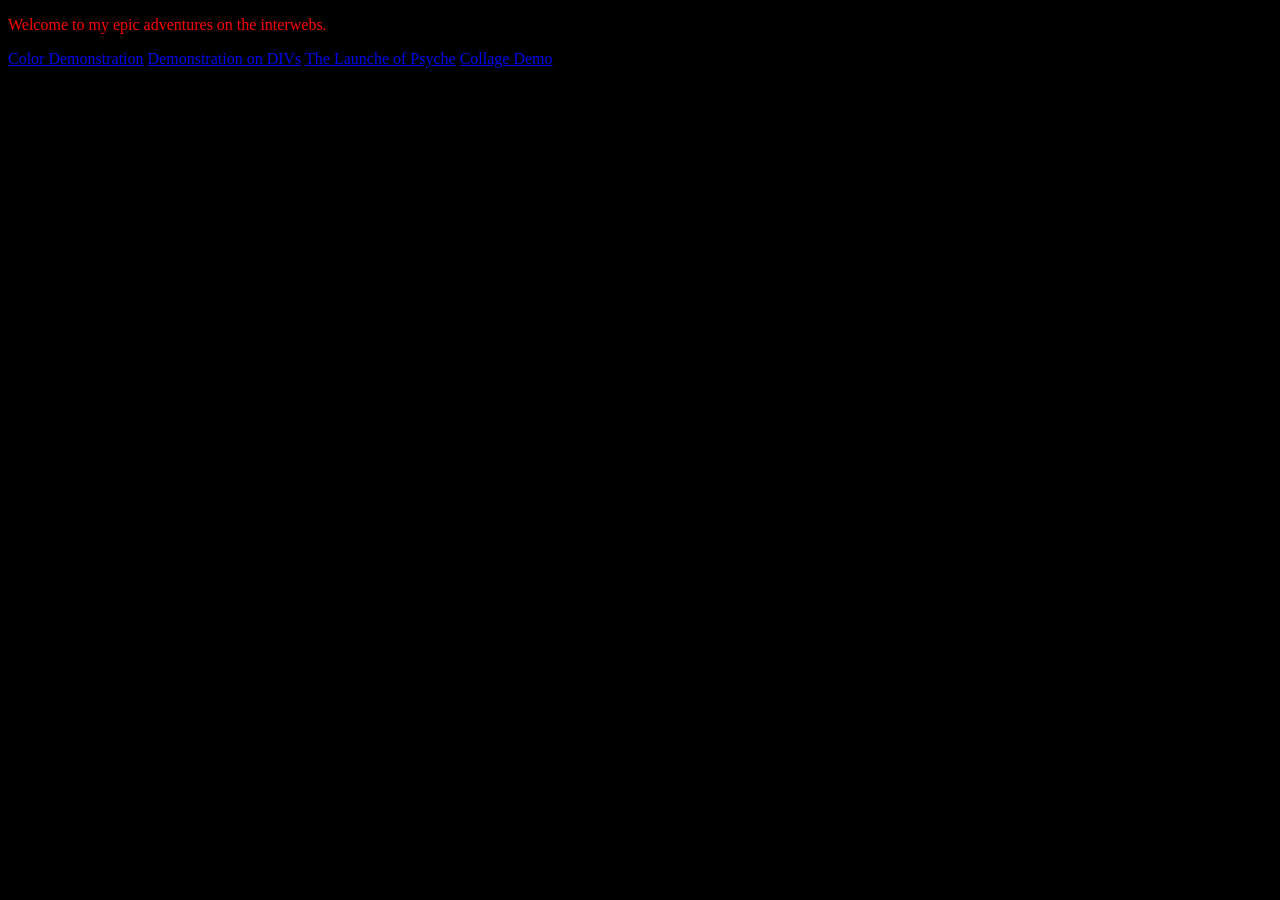
<file: index.html>
<!DOCTYPE html>
<html lang="en">
    <head>
        <meta charset="UTF-8" />
        <title>Antonishing Adventures of kidNeutrino</title>
    </head>
    <body style="background-color: black; color: red; ">
    <p> Welcome to my epic adventures on the interwebs.</p>
        <a href="colorbyname.html">Color Demonstration</a>
        <a href="divsforfun.html">Demonstration on DIVs</a>
        <a href="psyche-launch.html">The Launche of Psyche</a>
        <a href="/netart-series/collage1.html">Collage Demo</a>
    </body>
</html>
</file>
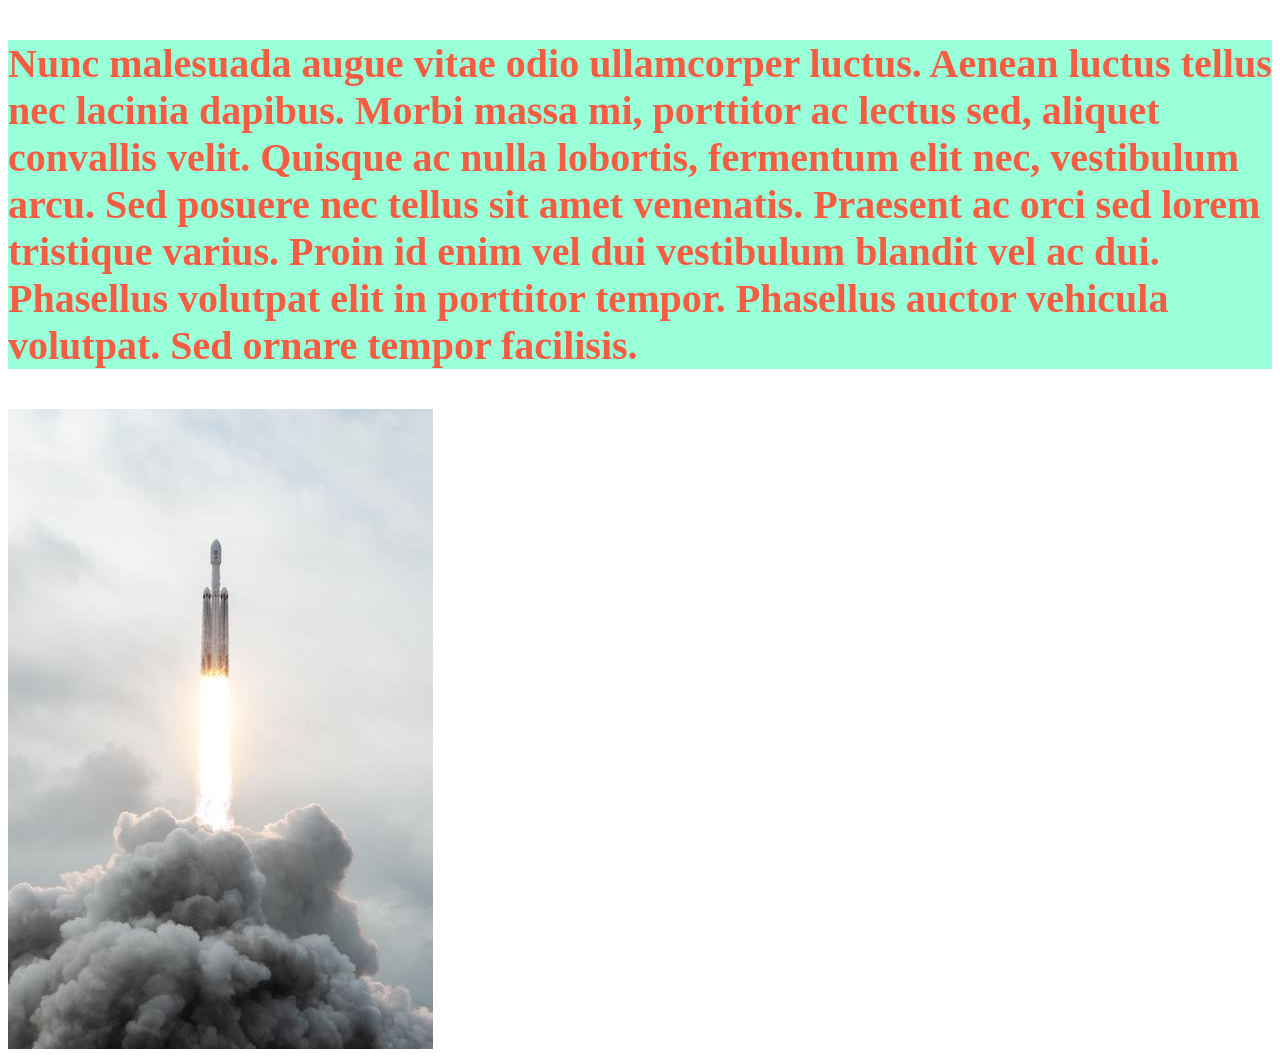
<file: colorbyname.html>
<!DOCTYPE html>
<html lang="en">
    <head>
        <meta charset="UTF-8" />
        <title>Title</title>
    </head>
    <body>
    <p style="background-color: rgba(128, 255, 207, 0.8); color: rgba(255, 75, 51,.9); font-size: 40px;
              font-weight: bold;">Nunc malesuada augue vitae odio ullamcorper luctus. Aenean luctus 
        tellus nec lacinia dapibus. Morbi massa mi, porttitor ac lectus 
        sed, aliquet convallis velit. Quisque ac nulla lobortis, fermentum 
        elit nec, vestibulum arcu. Sed posuere nec tellus sit amet 
        venenatis. Praesent ac orci sed lorem tristique varius. Proin 
        id enim vel dui vestibulum blandit vel ac dui. Phasellus volutpat 
        elit in porttitor tempor. Phasellus auctor vehicula volutpat. 
        Sed ornare tempor facilisis.</p>
        <img src="psyche-launch2023.jpg">
    </body>
</html>
</file>
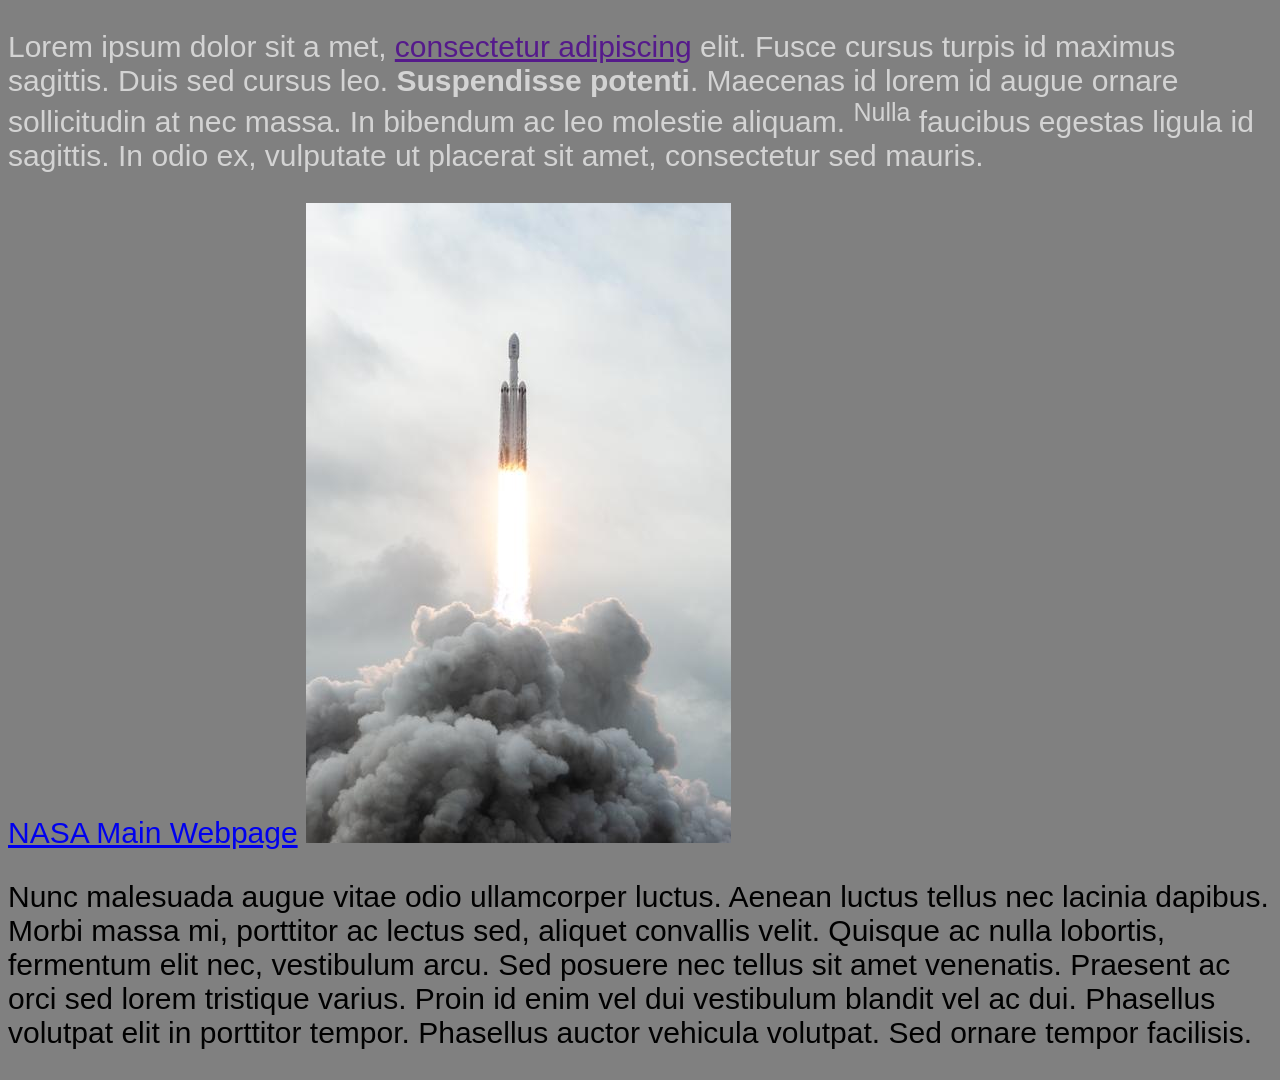
<file: psyche-launch.html>
<!DOCTYPE html>
<html lang="en">
    <head>
        <meta charset="UTF-8" />
        <title>Title</title>
    </head>
    <body style="background-color: gray; font-family: Arial, Helvetica, sans-serif; font-size: 30px;">
        <p style="color: lightgray;">Lorem ipsum dolor sit a met, <a href="">consectetur adipiscing</a> 
        elit. Fusce cursus turpis id maximus sagittis. Duis sed cursus leo. 
        <b>Suspendisse potenti</b>. Maecenas id lorem id augue ornare 
        sollicitudin at nec massa. In bibendum ac leo molestie aliquam. 
        <sup>Nulla</sup> faucibus egestas ligula id sagittis. In odio ex, vulputate 
        ut placerat sit amet, consectetur sed mauris.</p>
        
        <a href="https://www.nasa.gov">NASA Main Webpage</a>
        
        <img src="psyche-launch2023.jpg" width="425" height="640"
             alt="an image of the Psyche Mission launch in 2023" 
             title="psyche mission launch">
    <p>Nunc malesuada augue vitae odio ullamcorper luctus. Aenean luctus 
        tellus nec lacinia dapibus. Morbi massa mi, porttitor ac lectus 
        sed, aliquet convallis velit. Quisque ac nulla lobortis, fermentum 
        elit nec, vestibulum arcu. Sed posuere nec tellus sit amet 
        venenatis. Praesent ac orci sed lorem tristique varius. Proin 
        id enim vel dui vestibulum blandit vel ac dui. Phasellus volutpat 
        elit in porttitor tempor. Phasellus auctor vehicula volutpat. 
        Sed ornare tempor facilisis.</p>
    
    </body>
</html>
</file>
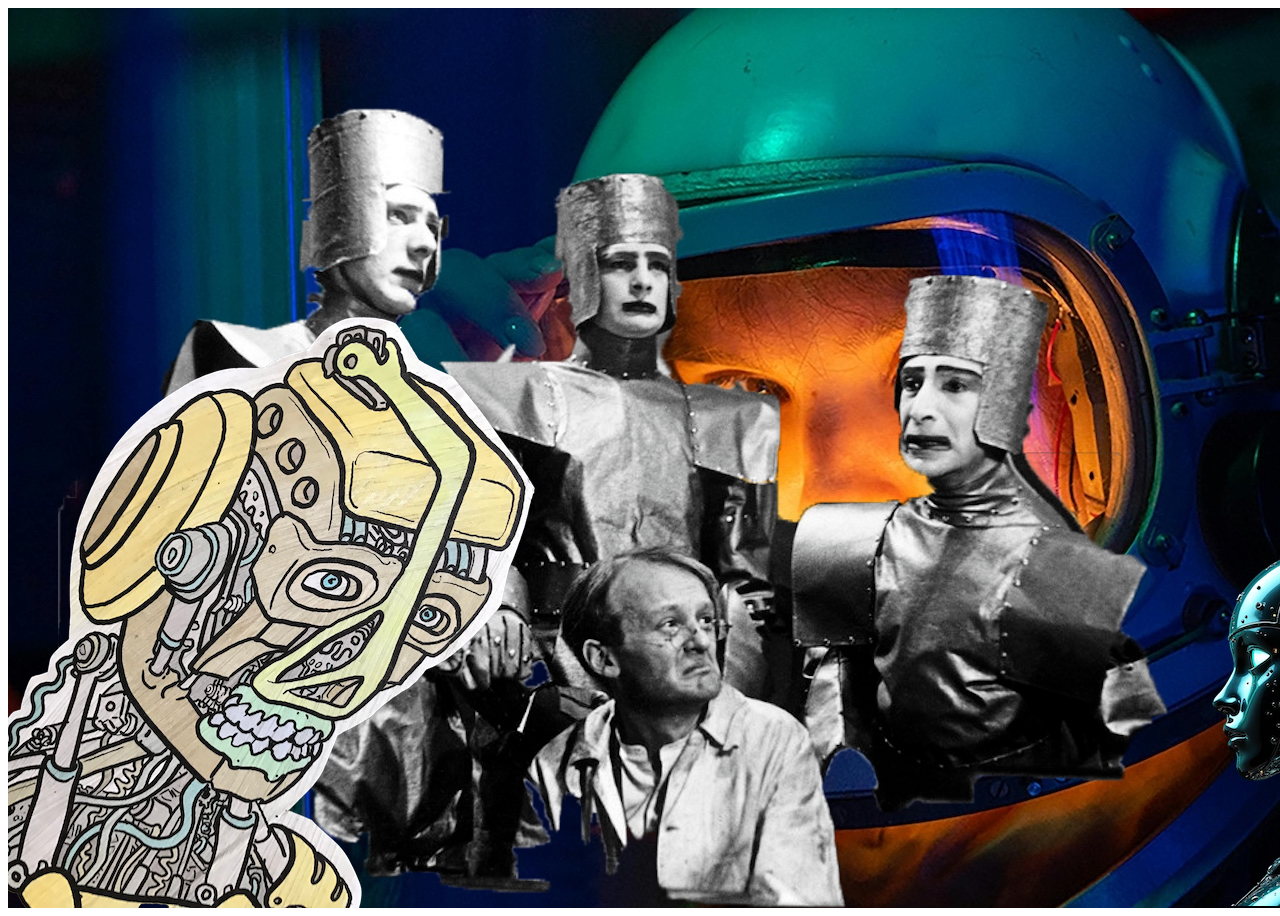
<file: netart-series/collage1.html>
<!DOCTYPE html>
<html lang="en">
    <head>
        <meta charset="UTF-8" />
        <title>testing absolute pos. with collage elements</title>
    </head>
    <body>
        
        <div style="width:1600px; height: 900px; background-color: rgba(0,175,0,1);
                    margin-left: auto; margin-right: auto; position: relative;">
            <div>
            <img src="images/pexels-mikhail-nilov-7709017.jpg">
            </div>
            <div style="height: 200px; width: 277px; position: absolute; 
                        top: 100px; left: 50px;">
                <img src="images/bbc-rur-edited800h.png">
            </div>
            <div style="height: 600px; width: 600px; position: absolute; 
                        top:300px; left:10
                        px;">
                <img src="images/bot-graffiti-edited600h.png">
            </div>
            <div style="height: 400px; width: 300px; position: absolute; 
                       bottom:2px; right: 125px;">
                <img src="images/robot-head-400h.png">
            </div>
        </div>
    </body>
</html>
</file>
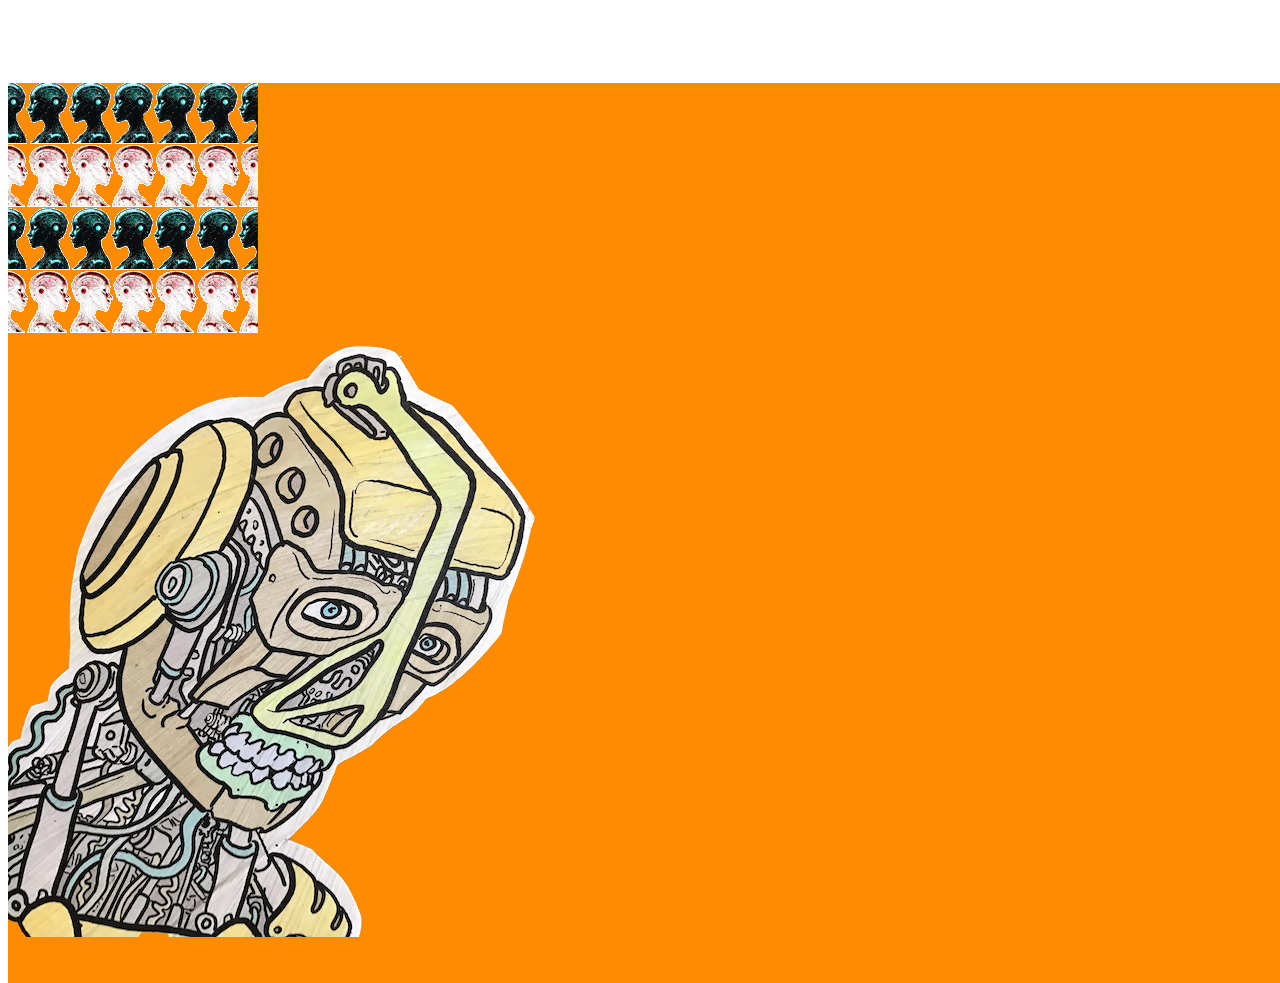
<file: netart-series/dancedancerobo.html>
<!DOCTYPE html>
<html lang="en">
    <head>
        <meta charset="UTF-8" />
        <title>Title</title>
        <link rel="stylesheet" href="container.css">
    </head>
    <body >
    
    <div id="container" >
        <div>
        <img src="images/march02.gif" height="250" width="250" alt="the march of androids">
        </div>
        <div>
        <img src="images/bot-graffiti-edited600h.png">
        
        </div>
        
        </div>
    </body>
</html>
</file>
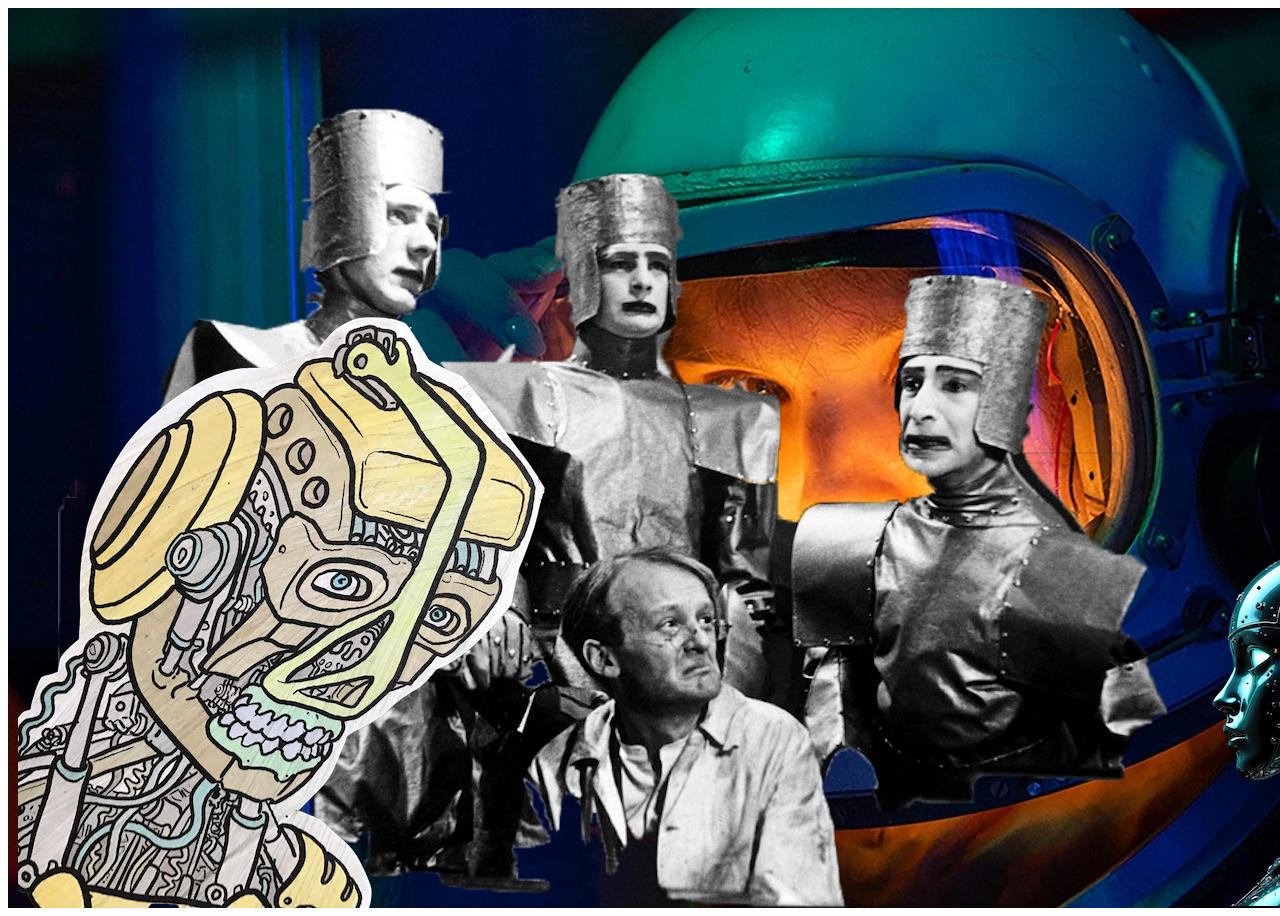
<file: netart-series/next.html>
<!DOCTYPE html>
<html lang="en">
    <head>
        <meta charset="UTF-8" />
        <title>RUR was the Blueprint of the Future</title>
    </head>
    <body>
        
        <div style="width:1600px; height: 900px; background-color: rgba(0,175,0,1);
                    margin-left: auto; margin-right: auto; position: relative;">
            <div>
            <img src="images/pexels-mikhail-nilov-7709017.jpg">
            </div>
            <div style="height: 200px; width: 277px; position: absolute; 
                        top: 100px; left: 50px;">
                <img src="images/bbc-rur-edited800h.png">
            </div>
            <div style="height: 600px; width: 600px; position: absolute; 
                        top:300px; left:10px;">
                <img src="images/bot-graffiti-edited600h.png">
            </div>
            <div style="height: 400px; width: 300px; position: absolute; 
                       bottom:2px; right: 125px;">
                <img src="images/robot-head-400h.png">
            </div>
        </div>
    </body>
</html>
</file>
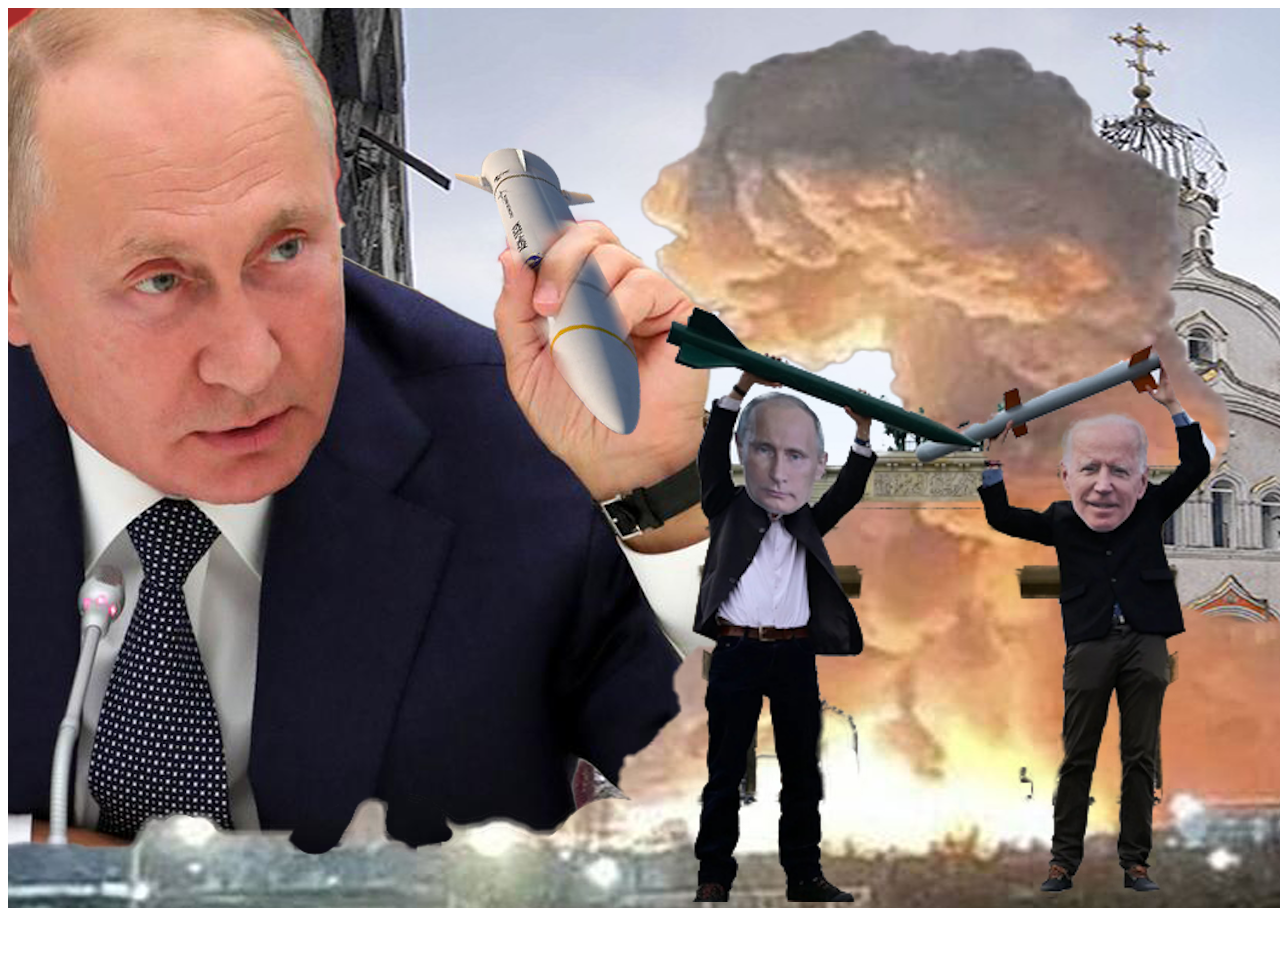
<file: netart-series/putinsux.html>
<!DOCTYPE html>
<html lang="en">
    <head>
        <title>PUTIN SUX</title>
        <style>
            #container{
                position: relative;
                height: 900px;
                width: 1600px;
                margin:0 auto;
                background-color: brown;
            }

            #church{
                position: absolute;
                height: 900px;
                width: 1400px;
                z-index: 10;
                right: 0;
                bottom: 0;
               
            }
            #thermobaric{
                position: absolute;
                height: 903px;
                width: 1600px;
                z-index: 30;
                bottom:0px;
                left:0px;
            }
            #missile{
                position: absolute;
                height: 953px;
                width: 900px;
                z-index: 20;
              top:0;
                left:0;
            }
            
            #protestors{    
                position: absolute;
                height: 625px;
                width: 625px;
                z-index: 40;
                bottom: 0;
                right:350px;
            }
            
        </style>
    </head>
    <body>
        <div id="container">
            <div id="church">
                <img src="images/church2.png" >
            </div>
            <div id="thermobaric">
                <img src="images/thermobaric.png" >
            </div>

            <div id="missile">
                <img src="images/puting pointing missile.png">
            </div>
            <div id="protestors">
               <a href="next.html"> 
                   <img src="images/putin-vs-biden.png" >
                </a>
            </div>
</div>
    </body>
</html>
</file>
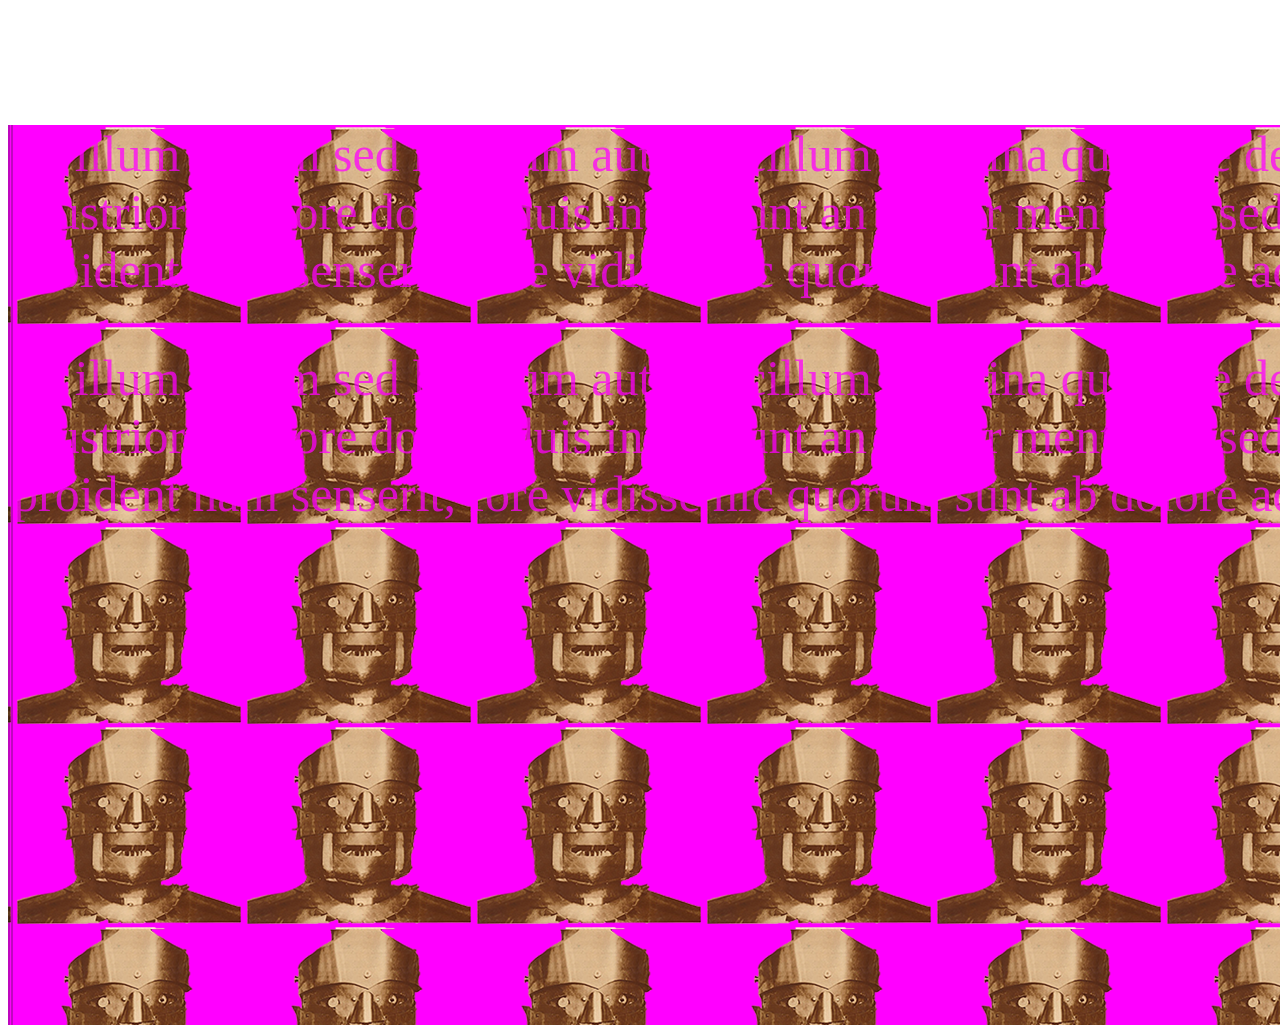
<file: netart-series/robo-party.html>
<!DOCTYPE html>
<html lang="en">
    <head>
        <meta charset="UTF-8" />
        <title>Robo Party</title>
        <link rel="stylesheet" href="container.css">
        
        <style>
            p {
                font-size: 50px;
                color: rgba(255, 0, 255, .75);
                font-family: 'Times New Roman', Times, serif;
            }

        </style>
    </head>
    <body>
    <div id="container" style="background-color: fuchsia; background-image: url(images/la-patriote-rur1-200h.png);
                border-left: double rgba(25, 25, 25, 0.28) 5px;">
        <p>
            Te illum cillum sed laborum aut sed cillum doctrina qui irure deserunt ne 
            illustriora, labore do qui duis incididunt an noster mentitum sed aliquip non ut 
            proident nam senserit, fore vidisse hic quorum sunt ab dolore ad pariatur. 
        </p>
         <p>
            Te illum cillum sed laborum aut sed cillum doctrina qui irure deserunt ne 
            illustriora, labore do qui duis incididunt an noster mentitum sed aliquip non ut 
            proident nam senserit, fore vidisse hic quorum sunt ab dolore ad pariatur. 
        </p>
        </div>
    </body>
</html>
</file>
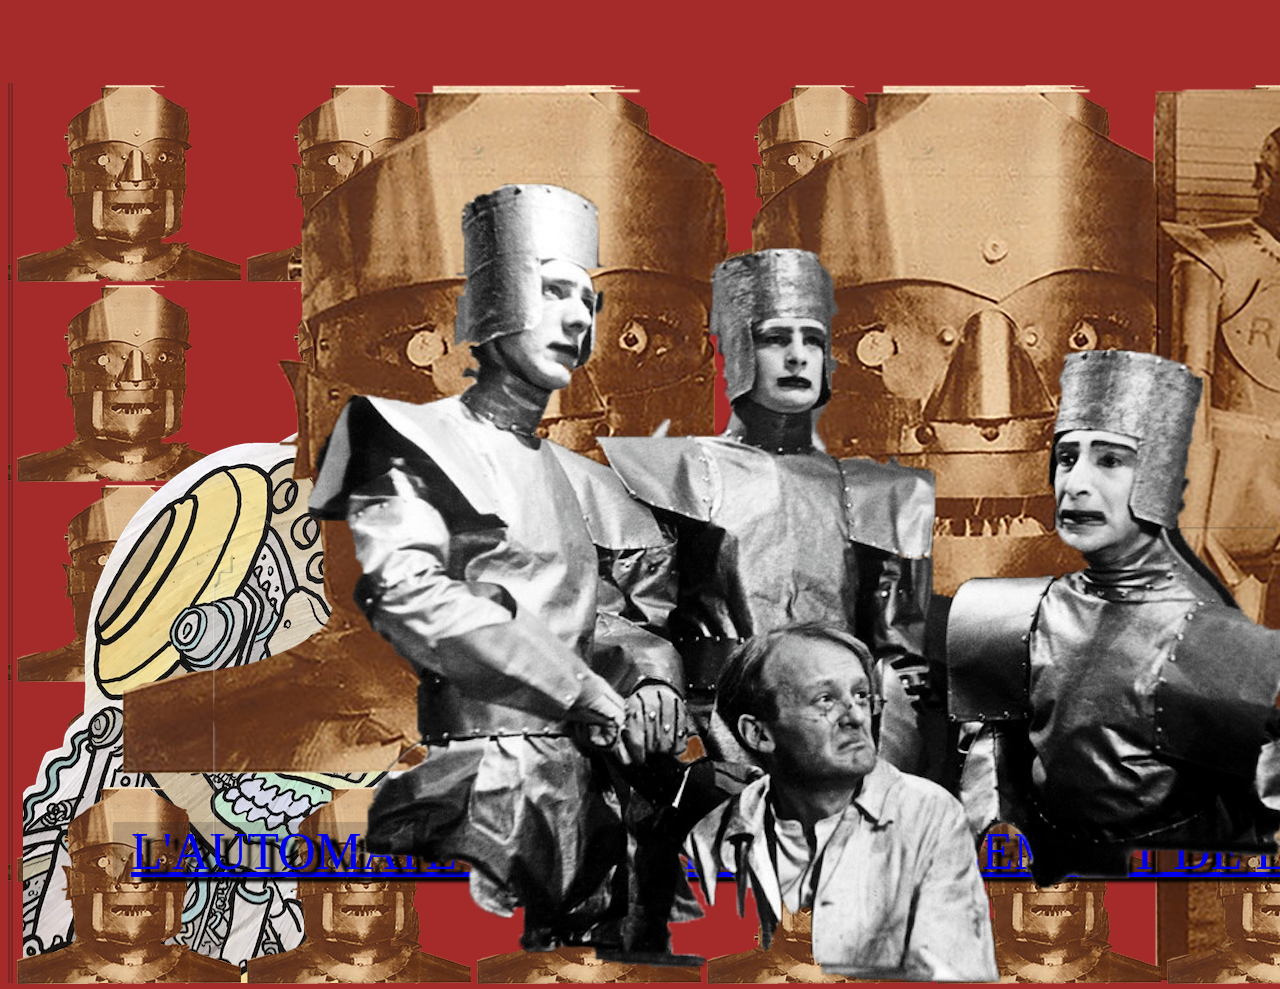
<file: netart-series/rur.html>
<!doctype html>
<html lang="en">
    <head>
        <meta charset="UTF-8" />
        <title>testing absolute pos. with collage elements</title>
    </head>
    <body style="background-color: brown">
        <div style="
                width: 1600px;
                height: 900px;
                margin-left: auto;
                margin-right: auto;
                position: relative;
                background-image: url(images/la-patriote-rur1-200h.png);
                border-left: double rgba(25, 25, 25, 0.28) 5px;
                top: 75px;
            ">
            <div style="position: absolute; height: 700px; left: 100px; top: 0px; z-index: 99">
                <img src="images/la-patriote-rur1-700h.png" />
            </div>
            <div style="position: absolute; height: 700px; left: 550px; top: 0px">
                <img src="images/la-patriote-rur1-700h.png" />
            </div>

            <div style="height: 900px; width: 480px; position: absolute; bottom: 0; right: -20px">
                <img src="images/la-patriote-rur2-940h.png" height="900" />
            </div>

            <div style="height: 800px; width: 1110px; position: absolute; bottom: 0; left: 200px; z-index: 100">
                <img src="images/bbc-rur-edited800h.png" />
            </div>

            <div style="height: 600px; width: 600px; position: absolute; top: 300px; left: 10px">
                <img src="images/bot-graffiti-edited600h.png" />
            </div>
            <div
                style="
                    height: 200px;
                    width: 1600px;
                    position: absolute;
                    bottom: -2px;
                    right: 0;
                    background-image: url(images/la-patriote-rur1-200h.png);
                ">
                <img src="images/la-patriote-rur1-200h.png" />
            </div>
            <div style="position: absolute; bottom: 50px; width: 1400px; left: 100px">
                <p
                    style="
                        font-size: 3.25em;
                        color: silver;
                        text-align: center;
                        font-family: &quot;Times New Roman&quot;, Times, serif;
                        text-shadow: 9px 5px 3px black;
                        background-color: rgba(25, 25, 25, 0.18);
                    ">
                    <a href="putinsux.html">L'AUTOMATE QU FAIT L'EMERVILLEMENT DE LONDRES</a>
                </p>
            </div>
        </div>
    </body>
</html>
</file>
<file: netart-series/container.css>
#container {
    width: 1600px;
    height: 900px;
    margin: 0 auto;
    position: relative;
    top: 75px;
    background-color: darkorange;
}
</file>
